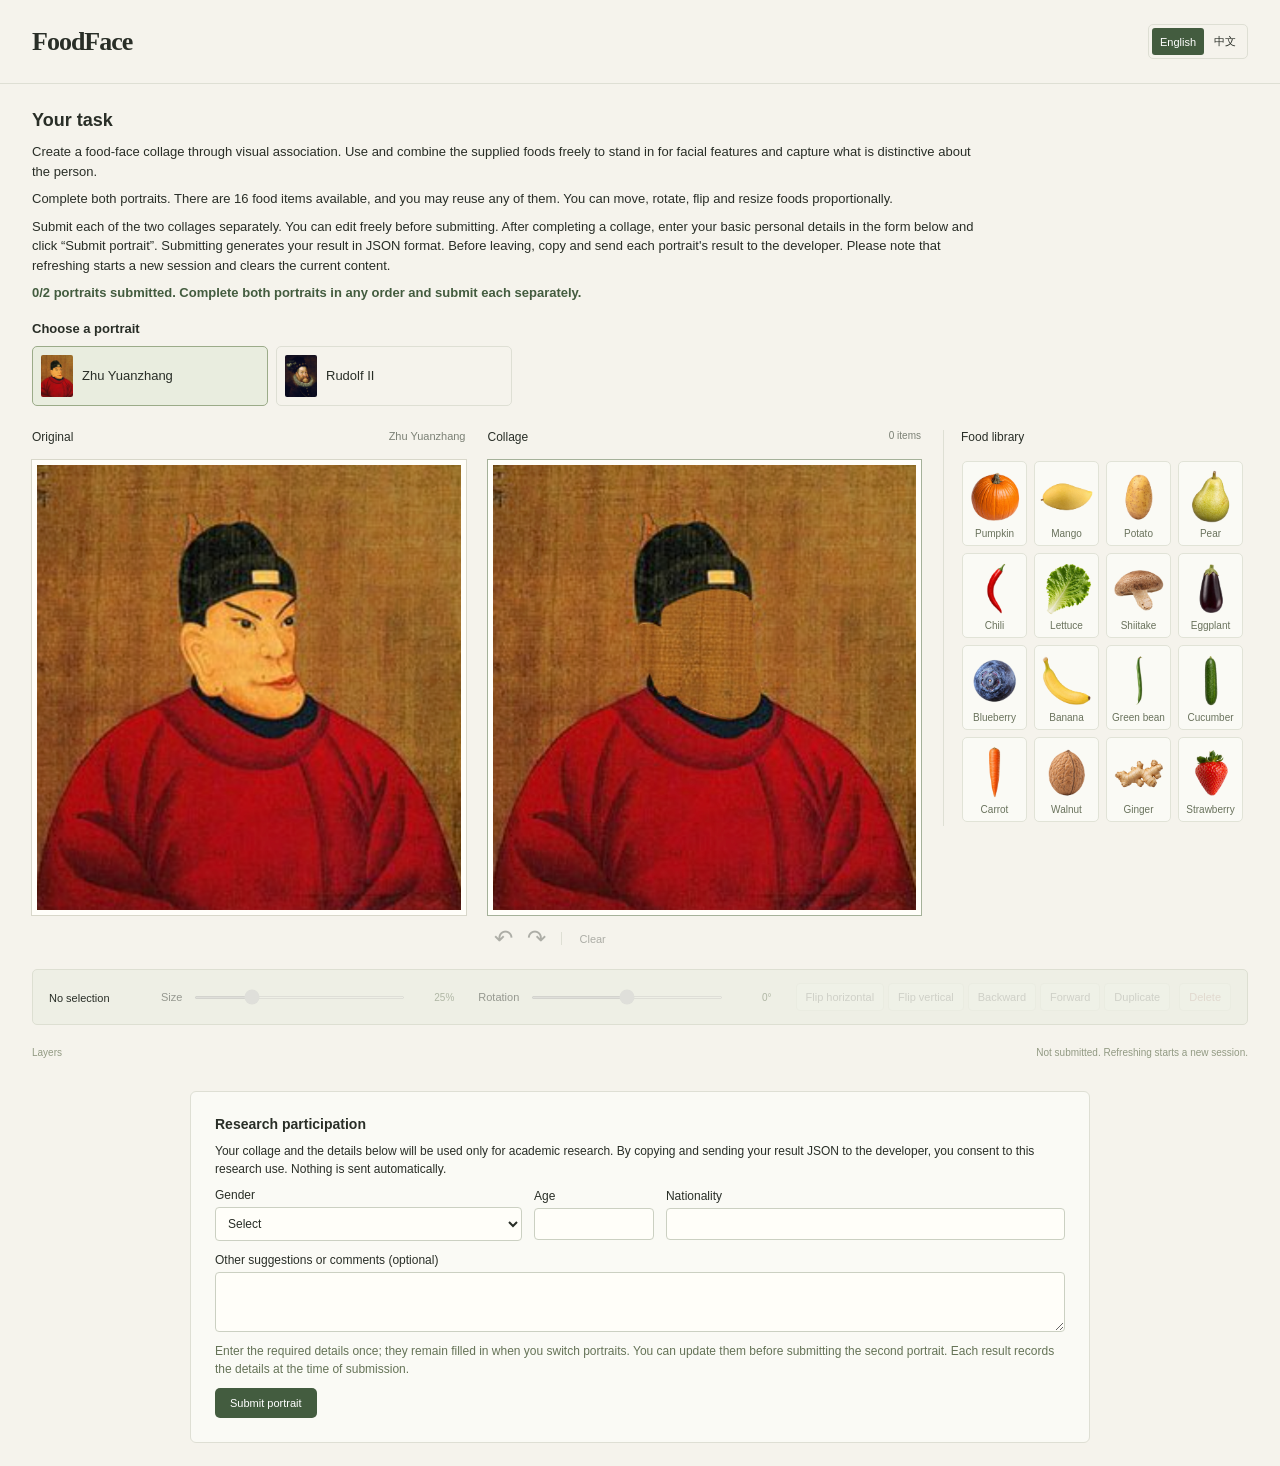
<file: index.html>
<!doctype html>
<html lang="en">
  <head>
    <meta charset="UTF-8" />
    <meta name="viewport" content="width=device-width, initial-scale=1" />
    <meta name="theme-color" content="#f5f3ec" />
    <meta
      name="description"
      content="Create portrait collages with food in the FoodFace studio."
    />
    <title data-i18n="title">FoodFace — Portrait Collage Studio</title>
    <link rel="icon" href="data:," />
    <link rel="stylesheet" href="assets/css/styles.css" />
    <script src="assets/js/catalog.js" defer></script>
    <script src="assets/js/portrait-paths.js" defer></script>
    <script src="assets/js/renderer.js" defer></script>
    <script src="assets/js/i18n.js" defer></script>
    <script src="assets/js/app.js" defer></script>
  </head>
  <body>
    <header class="site-header">
      <h1 class="brand">FoodFace</h1>
      <div class="header-controls">
        <div class="language-switch" role="group" aria-label="Language / 语言">
          <button
            type="button"
            data-language="en"
            lang="en"
            aria-pressed="true"
          >
            English
          </button>
          <button
            type="button"
            data-language="zh"
            lang="zh-CN"
            aria-pressed="false"
          >
            中文
          </button>
        </div>
      </div>
    </header>
    <main>
      <section
        class="task-instructions"
        aria-label="Your task"
        data-i18n-aria-label="task"
      >
        <h2 data-i18n="task">Your task</h2>
        <p data-i18n="taskGoal">
          Create a food-face collage through visual association. Use and combine
          the supplied foods freely to stand in for facial features and capture
          what is distinctive about the person.
        </p>
        <p data-i18n="taskRules">
          Complete both portraits. There are 16 food items available, and you may reuse any of them. You can move, rotate, flip and resize foods proportionally.
        </p>
        <p data-i18n="taskSubmit">
          Submit each of the two collages separately. You can edit freely before submitting. After completing a collage, enter your basic personal details in the form below and click “Submit portrait”. Submitting generates your result in JSON format. Before leaving, copy and send each portrait's result to the developer. Please note that refreshing starts a new session and clears the current content.
        </p>
        <p id="experimentProgress" role="status">0/2 portraits submitted. Complete both portraits in any order and submit each separately.</p>
        <div class="portrait-selection">
          <p class="portrait-selection-label" data-i18n="choosePortrait">Choose a portrait</p>
          <div
            class="portrait-picker"
            role="group"
            aria-label="Choose a portrait"
            data-i18n-aria-label="choosePortrait"
          >
            <button
              class="portrait-option active"
              data-portrait="zhu"
              aria-pressed="true"
            >
              <img src="assets/portraits/zhu-original.png" alt="" />
              <span data-i18n="portrait.zhu">Zhu Yuanzhang</span>
            </button>
            <button
              class="portrait-option"
              data-portrait="euro"
              aria-pressed="false"
            >
              <img src="assets/portraits/euro-original.png" alt="" />
              <span data-i18n="portrait.euro">Rudolf II</span>
            </button>
          </div>
        </div>
      </section>
      <section
        class="studio"
        aria-label="Portrait collage studio"
        data-i18n-aria-label="studio"
      >
        <article class="portrait-panel original-panel">
          <div class="panel-heading">
            <h2 data-i18n="original">Original</h2>
            <span id="portraitName"></span>
          </div>
          <div class="picture-frame">
            <img
              id="original"
              src="assets/portraits/zhu-original.png"
              alt="Zhu Yuanzhang — original"
            />
          </div>
        </article>
        <article class="portrait-panel collage-panel">
          <div class="panel-heading">
            <h2 data-i18n="collage">Collage</h2>
            <span class="count-pill" id="objectCount">0 items</span>
          </div>
          <div class="picture-frame canvas-frame" id="canvasFrame">
            <canvas
              id="collage"
              width="1450"
              height="1524"
              tabindex="0"
              aria-label="Collage canvas. Drag to move, use the lower-right handle to resize, and the top handle to rotate."
              data-i18n-aria-label="canvas"
            ></canvas>
            <button
              id="deleteHandle"
              class="delete-handle"
              aria-label="Delete selected food"
              data-i18n-aria-label="deleteSelected"
              title="Delete"
              data-i18n-title="delete"
              hidden
            >
              ×
            </button>
            <button
              id="flipHorizontalHandle"
              class="flip-handle"
              aria-label="Flip selected food horizontally"
              data-i18n-aria-label="flipHSelected"
              aria-pressed="false"
              title="Flip horizontal"
              data-i18n-title="flipH"
              hidden
            >
              ↔
            </button>
            <button
              id="flipVerticalHandle"
              class="flip-handle"
              aria-label="Flip selected food vertically"
              data-i18n-aria-label="flipVSelected"
              aria-pressed="false"
              title="Flip vertical"
              data-i18n-title="flipV"
              hidden
            >
              ↕
            </button>
            <div class="loading" id="loading" data-i18n="loading">Loading…</div>
          </div>
          <div class="canvas-actions">
            <div class="button-group">
              <button
                id="undo"
                class="icon-button"
                title="Undo (Cmd/Ctrl+Z)"
                data-i18n-title="undoTitle"
                aria-label="Undo"
                data-i18n-aria-label="undo"
                disabled
              >
                ↶
              </button>
              <button
                id="redo"
                class="icon-button"
                title="Redo (Cmd/Ctrl+Shift+Z)"
                data-i18n-title="redoTitle"
                aria-label="Redo"
                data-i18n-aria-label="redo"
                disabled
              >
                ↷
              </button>
              <span class="toolbar-divider"></span>
              <button id="clear" class="text-button" disabled data-i18n="clear">
                Clear
              </button>
            </div>
          </div>
        </article>
        <aside
          class="library"
          aria-label="Food library"
          data-i18n-aria-label="library"
        >
          <div class="library-heading">
            <h2 data-i18n="library">Food library</h2>
          </div>
          <div class="food-grid" id="foodGrid"></div>
        </aside>
      </section>
      <section
        class="edit-strip"
        aria-label="Edit selected food"
        data-i18n-aria-label="editSelected"
      >
        <div class="selection-info">
          <strong id="selectedName" data-i18n="noSelection"
            >No selection</strong
          >
        </div>
        <fieldset
          id="transformControls"
          aria-label="Transform selected food"
          data-i18n-aria-label="transformSelected"
          disabled
        >
          <label class="range-control" for="size">
            <span data-i18n="size">Size</span>
            <input
              id="size"
              type="range"
              min="3"
              max="90"
              step="0.5"
              value="25"
            />
            <output id="sizeValue" for="size">25%</output>
          </label>
          <label class="range-control" for="rotation">
            <span data-i18n="rotation">Rotation</span>
            <input
              id="rotation"
              type="range"
              min="-180"
              max="180"
              step="1"
              value="0"
            />
            <output id="rotationValue" for="rotation">0°</output>
          </label>
          <div class="selection-actions">
            <button
              id="flipHorizontal"
              title="Mirror left to right"
              data-i18n-title="mirrorH"
              aria-pressed="false"
              data-i18n="flipH"
            >
              Flip horizontal
            </button>
            <button
              id="flipVertical"
              title="Mirror top to bottom"
              data-i18n-title="mirrorV"
              aria-pressed="false"
              data-i18n="flipV"
            >
              Flip vertical
            </button>
            <button
              id="backward"
              title="Move back one layer"
              data-i18n-title="backwardTitle"
              data-i18n="backward"
            >
              Backward
            </button>
            <button
              id="forward"
              title="Move forward one layer"
              data-i18n-title="forwardTitle"
              data-i18n="forward"
            >
              Forward
            </button>
            <button
              id="duplicate"
              title="Duplicate (Cmd/Ctrl+D)"
              data-i18n-title="duplicateTitle"
              data-i18n="duplicate"
            >
              Duplicate
            </button>
            <button
              id="delete"
              class="delete-button"
              title="Delete (Delete/Backspace)"
              data-i18n-title="deleteTitle"
              data-i18n="delete"
            >
              Delete
            </button>
          </div>
        </fieldset>
      </section>
      <div class="layers-row">
        <span data-i18n="layers">Layers</span>
        <div
          id="layerList"
          class="layer-list"
          role="group"
          aria-label="Select food on the canvas"
          data-i18n-aria-label="selectFood"
        ></div>
        <span id="saveStatus" class="save-status" role="status"></span>
      </div>
      <section class="submission-block" aria-labelledby="submissionHeading">
        <h2 id="submissionHeading" data-i18n="research">
          Research participation
        </h2>
        <p id="researchNotice" data-i18n="notice">
          Your collage and the details below will be used only for academic research. By
          copying and sending your result JSON to the developer, you
          consent to this research use. Nothing is sent automatically.
        </p>
        <form
          id="participantForm"
          aria-label="Participant details"
          data-i18n-aria-label="participant"
        >
          <fieldset id="participantFields" class="participant-fields">
            <legend data-i18n="participant">Participant details</legend>
            <label for="gender"
              ><span data-i18n="gender">Gender</span>
              <select id="gender" name="gender" required>
                <option value="" data-i18n="select">Select</option>
                <option value="female" data-i18n="female">Female</option>
                <option value="male" data-i18n="male">Male</option>
                <option value="non-binary" data-i18n="nonBinary">
                  Non-binary
                </option>
                <option value="other" data-i18n="other">Other</option>
                <option value="prefer-not-to-say" data-i18n="notSay">
                  Prefer not to say
                </option>
              </select>
            </label>
            <label for="age"
              ><span data-i18n="age">Age</span>
              <input
                id="age"
                name="age"
                type="number"
                min="1"
                max="120"
                step="1"
                inputmode="numeric"
                required
              />
            </label>
            <label for="nationality"
              ><span data-i18n="nationality">Nationality</span>
              <input
                id="nationality"
                name="nationality"
                type="text"
                maxlength="80"
                autocomplete="off"
                required
              />
            </label>
            <label for="feedback">
              <span data-i18n="feedback">Other suggestions or comments (optional)</span>
              <textarea id="feedback" name="feedback" rows="3"></textarea>
            </label>
          </fieldset>
          <p class="submission-hint" data-i18n="participantHint">
            Enter the required details once; they remain filled in when you switch
            portraits. You can update them before submitting the second portrait.
            Each result records the details at the time of submission.
          </p>
        </form>
        <button
          id="export"
          class="export-button"
          disabled
          data-i18n="submit"
        >
          Submit portrait
        </button>
        <div id="jsonResult" class="json-result" hidden>
          <label for="resultJson" data-i18n="result">Result JSON</label>
          <textarea
            id="resultJson"
            rows="10"
            readonly
            spellcheck="false"
            aria-describedby="jsonInstructions"
          ></textarea>
          <p id="jsonInstructions" data-i18n="resultHelp">
            Copy this JSON and send it to the website developer. Copy each
            portrait's result before leaving this page.
          </p>
          <div class="copy-actions">
            <button
              id="copyJson"
              class="export-button"
              type="button"
              data-i18n="copy"
            >
              Copy JSON
            </button>
            <span id="copyStatus" role="status" aria-live="polite"></span>
          </div>
        </div>
      </section>
    </main>
    <dialog
      id="submitDialog"
      aria-labelledby="submitTitle"
      aria-describedby="submitDescription"
    >
      <h2 id="submitTitle" data-i18n="confirmTitle">Submit this portrait?</h2>
      <p id="submitDescription" data-i18n="confirmDescription">
        This will finalize the portrait and generate its result JSON. You cannot
        edit it afterward. Copy and send the JSON yourself; nothing is sent
        automatically.
      </p>
      <div class="button-group">
        <button id="cancelSubmission" autofocus data-i18n="keepEditing">
          Keep editing
        </button>
        <button
          id="confirmSubmission"
          class="export-button"
          data-i18n="confirm"
        >
          Submit final portrait
        </button>
      </div>
    </dialog>
    <div class="toast" id="toast" role="status" aria-live="polite"></div>
    <div id="dragGhost" class="drag-ghost" hidden></div>
  </body>
</html>
</file>
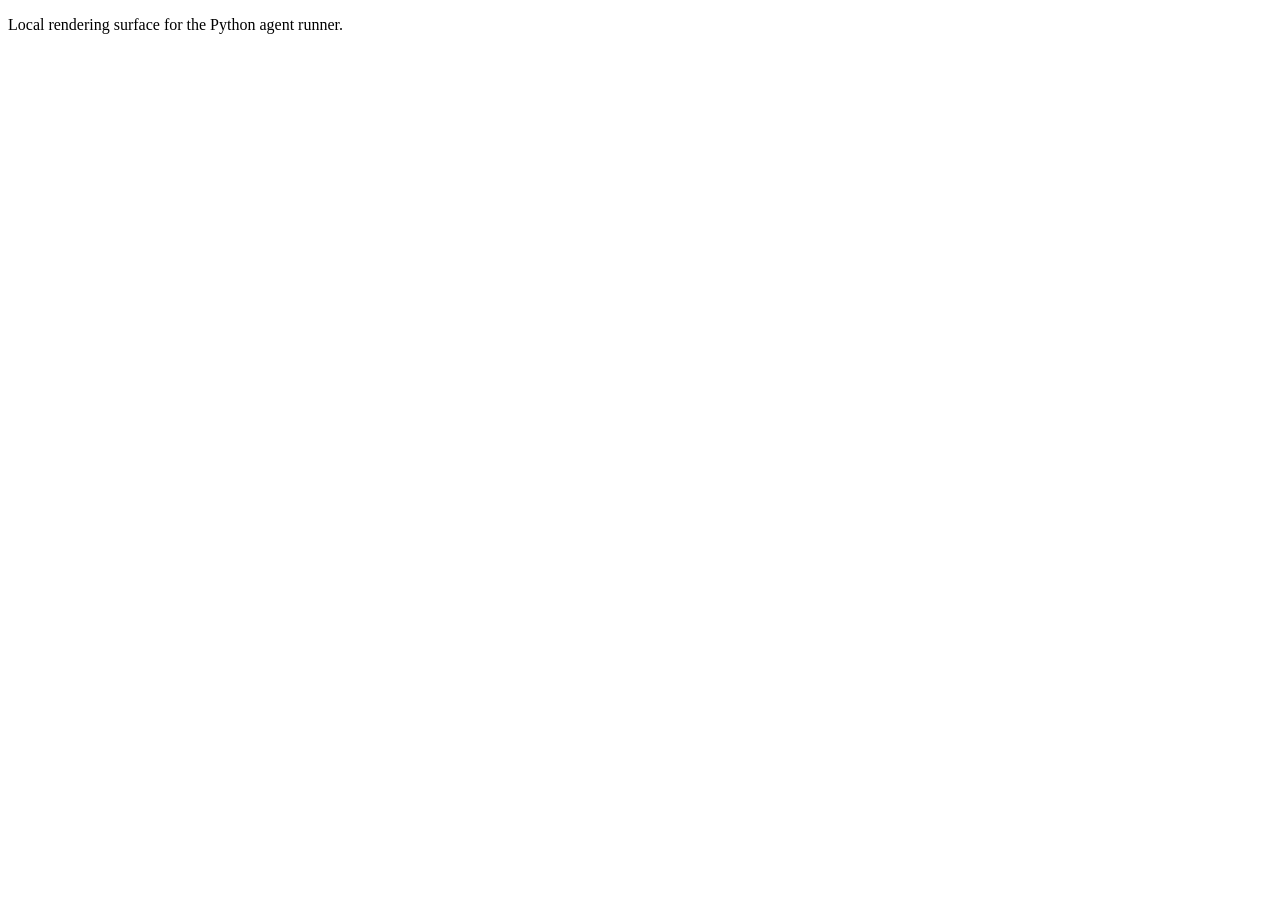
<file: agent-render.html>
<!doctype html>
<html lang="en">
  <head>
    <meta charset="UTF-8" />
    <title>FoodFace — Agent Renderer</title>
    <script src="assets/js/catalog.js" defer></script>
    <script src="assets/js/portrait-paths.js" defer></script>
    <script src="assets/js/renderer.js" defer></script>
    <script src="assets/js/agent-render.js" defer></script>
  </head>
  <body>
    <p>Local rendering surface for the Python agent runner.</p>
    <canvas id="result" aria-label="Rendered collage"></canvas>
  </body>
</html>
</file>
<file: assets/css/styles.css>
@charset "UTF-8";
:root {
  --paper: #f5f3ec;
  --ink: #292e27;
  --muted: #7b8075;
  --line: #dedfd4;
  --green: #435c3f;
  --ratio: 1450/1524;
  font-family: -apple-system, BlinkMacSystemFont, "Segoe UI", sans-serif;
  color: var(--ink);
  background: var(--paper);
  font-synthesis: none;
}
* {
  box-sizing: border-box;
}
body {
  margin: 0;
}
button,
input {
  -webkit-tap-highlight-color: transparent;
}
button {
  font: inherit;
  color: inherit;
  cursor: pointer;
  border: 0;
  background: none;
}
button:disabled {
  cursor: default;
  opacity: 0.35;
}
button:focus-visible,
input:focus-visible,
canvas:focus-visible {
  outline: 2px solid #6c915f;
  outline-offset: 4px;
}
button:not(:disabled) {
  transition:
    background 0.15s,
    color 0.15s;
}
img {
  display: block;
}
[hidden] {
  display: none !important;
}
.site-header {
  max-width: 1370px;
  margin: 0 auto;
  height: 84px;
  padding: 0 32px;
  display: flex;
  align-items: center;
  justify-content: space-between;
  border-bottom: 1px solid var(--line);
}
.brand {
  margin: 0;
  font:
    600 26px Georgia,
    serif;
  letter-spacing: -1px;
}
.portrait-picker {
  display: grid;
  grid-template-columns: repeat(2, minmax(0, 1fr));
  max-width: 480px;
  gap: 8px;
}
.portrait-selection {
  margin-top: 16px;
}
.portrait-selection-label {
  font-weight: 600;
}
.portrait-option {
  display: flex;
  gap: 9px;
  align-items: center;
  min-width: 0;
  min-height: 60px;
  padding: 8px;
  border: 1px solid var(--line);
  border-radius: 5px;
  font-size: 13px;
  text-align: left;
}
.portrait-option img {
  width: 32px;
  height: 42px;
  flex-shrink: 0;
  object-fit: cover;
  border-radius: 2px;
}
.portrait-option.active {
  background: #e9eddf;
  border-color: #9bab89;
}
.portrait-option:hover {
  background: #ebeee3;
}
main {
  max-width: 1490px;
  margin: auto;
  padding: 23px 32px;
}
.studio {
  display: grid;
  grid-template-columns: minmax(0, 1fr) minmax(0, 1fr) 305px;
  gap: 22px;
  align-items: start;
}
.panel-heading {
  height: 30px;
  display: flex;
  justify-content: space-between;
  align-items: flex-start;
}
h2 {
  font-size: 12px;
  font-weight: 500;
  margin: 0;
}
.count-pill {
  font-size: 10px;
  color: var(--muted);
}
.picture-frame {
  /* Keep the image area proportional; exclude the decorative border. */
  box-sizing: content-box;
  aspect-ratio: var(--ratio);
  background: #b19867;
  border: 5px solid #fffef9;
  box-shadow: 0 0 0 1px #d8d7ca;
  position: relative;
  overflow: hidden;
}
.picture-frame > img {
  width: 100%;
  height: 100%;
  object-fit: fill;
}
.picture-frame canvas {
  width: 100%;
  height: 100%;
  display: block;
  touch-action: none;
  cursor: default;
}
.canvas-frame {
  box-shadow: 0 0 0 1px #a5b19a;
}
.canvas-frame.drop-active {
  box-shadow: 0 0 0 3px #739160;
}
.loading {
  position: absolute;
  inset: 0;
  display: grid;
  place-items: center;
  background: #f1eddeec;
  font-size: 13px;
  color: var(--green);
}
.canvas-actions {
  display: flex;
  align-items: center;
  justify-content: space-between;
  flex-wrap: wrap;
  gap: 6px;
  min-height: 47px;
  padding: 8px 0;
}
.button-group {
  display: flex;
  align-items: center;
  gap: 3px;
}
.icon-button {
  font-size: 23px;
  line-height: 1;
  width: 30px;
  height: 31px;
  border-radius: 4px;
}
.icon-button:hover:not(:disabled),
.text-button:hover:not(:disabled) {
  background: #e7eadd;
}
.text-button {
  font-size: 11px;
  padding: 8px;
  border-radius: 4px;
}
.toolbar-divider {
  width: 1px;
  height: 13px;
  background: var(--line);
  margin: 0 7px;
}
.export-button {
  background: var(--green);
  color: #fff;
  padding: 9px 15px;
  font-size: 11px;
  border-radius: 5px;
}
.export-button:hover:not(:disabled) {
  background: #30492e;
}
.library {
  padding-left: 17px;
  border-left: 1px solid var(--line);
  min-height: 0;
}
.library-heading {
  height: 30px;
}
.food-grid {
  display: grid;
  grid-template-columns: repeat(4, minmax(0, 1fr));
  gap: 7px;
  overflow: visible;
  padding: 1px 5px 4px 1px;
  scrollbar-width: thin;
  scrollbar-color: #c3ccba transparent;
  align-content: start;
}
.food-card {
  min-width: 0;
  border: 1px solid #e1e3d7;
  border-radius: 5px;
  background: #fafaf5;
  display: flex;
  flex-direction: column;
  align-items: center;
  gap: 4px;
  padding: 7px 5px 6px;
  user-select: none;
  touch-action: pan-y;
}
.food-card img {
  width: 100%;
  height: 55px;
  object-fit: contain;
  pointer-events: none;
}
.food-card span {
  font-size: 10px;
  color: #69725c;
  text-align: center;
  overflow-wrap: anywhere;
}
.food-card:hover {
  background: #edf1e5;
  border-color: #b4c1a4;
}
.food-card:active {
  background: #e2e9d8;
}
.edit-strip {
  display: flex;
  align-items: center;
  gap: 20px;
  background: #eeefe5;
  border: 1px solid #dddfd2;
  border-radius: 5px;
  padding: 13px 16px;
  margin-top: 7px;
}
.selection-info {
  min-width: 92px;
}
.selection-info strong {
  font-size: 11px;
  font-weight: 500;
}
fieldset {
  flex-wrap: wrap;
  border: 0;
  padding: 0;
  margin: 0;
  display: flex;
  gap: 24px;
  flex: 1;
  align-items: center;
  min-width: 0;
}
fieldset:disabled {
  opacity: 0.45;
}
.range-control {
  font-size: 11px;
  display: flex;
  align-items: center;
  gap: 10px;
  flex: 1;
  min-width: 150px;
  white-space: nowrap;
}
.range-control input {
  min-width: 50px;
  width: 100%;
  accent-color: var(--green);
  height: 3px;
  cursor: pointer;
}
.range-control output {
  font-variant-numeric: tabular-nums;
  font-size: 10px;
  width: 37px;
  text-align: right;
  flex-shrink: 0;
  color: #657357;
}
.selection-actions {
  flex-wrap: wrap;
  max-width: 100%;
  flex-shrink: 0;
  display: flex;
  gap: 4px;
  white-space: nowrap;
}
.selection-actions button {
  font-size: 11px;
  border: 1px solid #d5dacb;
  border-radius: 4px;
  padding: 7px 9px;
  background: #f7f8ef;
}
.selection-actions button:hover:not(:disabled) {
  background: #dce5d0;
}
.selection-actions button[aria-pressed="true"] {
  background: #dce5d0;
  border-color: #91a37e;
}
.selection-actions .delete-button {
  color: #9b6254;
  margin-left: 5px;
}
.layers-row {
  flex-wrap: wrap;
  display: flex;
  align-items: center;
  gap: 13px;
  margin-top: 13px;
  min-height: 29px;
}
.layers-row > span {
  font-size: 10px;
  color: #929a83;
  white-space: nowrap;
}
.layer-list {
  min-width: 0;
  display: flex;
  gap: 5px;
  overflow-x: auto;
  align-items: center;
  min-height: 28px;
  flex: 1;
}
.layer-chip {
  border: 1px solid #dee2d3;
  border-radius: 20px;
  background: #f9f9f3;
  font-size: 10px;
  padding: 5px 10px;
  white-space: nowrap;
}
.layer-chip.active {
  background: #e1e9d6;
  border-color: #91a37e;
}
.layers-row > .save-status {
  margin-left: auto;
  white-space: normal;
}
.delete-handle,
.flip-handle {
  position: absolute;
  z-index: 5;
  width: 24px;
  height: 24px;
  border-radius: 50%;
  background: #fcf8ee;
  color: #a04838;
  border: 1px solid #ac5844;
  box-shadow: 0 1px 5px #30231735;
  transform: translate(-50%, -50%);
  font:
    22px/20px Arial,
    sans-serif;
  padding: 0;
  display: grid;
  place-items: center;
  touch-action: manipulation;
}
.flip-handle {
  color: var(--green);
  border-color: #48633c;
  font-size: 19px;
  line-height: 1;
}
.flip-handle:hover,
.flip-handle[aria-pressed="true"] {
  background: var(--green);
  color: #fff;
}
.delete-handle:hover {
  background: #a04838;
  color: #fff;
}
.toast {
  position: fixed;
  bottom: 25px;
  left: 50%;
  transform: translate(-50%, 15px);
  background: #293e2a;
  color: #fff;
  border-radius: 6px;
  padding: 10px 18px;
  font-size: 12px;
  pointer-events: none;
  opacity: 0;
  transition: 0.2s;
  z-index: 100;
}
.toast.visible {
  opacity: 1;
  transform: translate(-50%, 0);
}
.drag-ghost {
  position: fixed;
  width: 85px;
  height: 85px;
  pointer-events: none;
  z-index: 90;
  filter: drop-shadow(0 4px 8px #0003);
  transform: translate(-50%, -50%);
}
.drag-ghost img {
  width: 100%;
  height: 100%;
  object-fit: contain;
}
@media (max-width: 1000px) {
  .site-header {
    padding: 0 22px;
  }
  main {
    padding: 20px 22px;
  }
  .studio {
    gap: 16px;
    grid-template-columns: minmax(0, 1fr) minmax(0, 1fr) 235px;
  }
  .library {
    padding-left: 11px;
  }
  .food-card img {
    height: 45px;
  }
  .food-grid {
    grid-template-columns: repeat(3, minmax(0, 1fr));
    gap: 6px;
  }
  fieldset {
    gap: 15px;
  }
  .selection-info {
    min-width: 70px;
  }
  .edit-strip {
    gap: 12px;
  }
  .selection-actions button {
    padding: 7px;
  }
  .range-control {
    gap: 7px;
  }
}
@media (max-width: 750px) {
  .studio {
    grid-template-columns: minmax(0, 1fr) minmax(0, 1fr) 180px;
    gap: 12px;
  }
  .food-grid {
    grid-template-columns: repeat(2, minmax(0, 1fr));
  }
  .food-card {
    flex-direction: column;
    padding: 5px;
    gap: 5px;
  }
  .food-card img {
    width: 37px;
    height: 37px;
  }
  .edit-strip {
    align-items: flex-start;
    flex-direction: column;
  }
  fieldset {
    width: 100%;
    flex-wrap: wrap;
  }
  .range-control {
    flex: 1;
    min-width: 160px;
  }
  .selection-actions {
    width: 100%;
  }
  .selection-info {
    min-width: 0;
  }
  .site-header {
    height: 76px;
  }
}
@media (max-width: 560px) {
  .site-header {
    height: 74px;
    padding: 0 14px;
    gap: 12px;
  }
  .brand {
    font-size: 21px;
  }
  main {
    padding: 18px 14px;
  }
  .studio {
    grid-template-columns: minmax(0, 1fr);
    gap: 12px;
  }
  .library {
    grid-column: 1/-1;
    padding: 13px 0 0;
    border-left: 0;
    border-top: 1px solid var(--line);
    margin-top: 3px;
  }
  .library-heading {
    height: 26px;
  }
  .food-grid {
    grid-template-columns: none;
    grid-auto-flow: column;
    grid-auto-columns: 78px;
    overflow-x: auto;
    overflow-y: hidden;
    max-height: none;
    gap: 7px;
  }
  .food-card {
    flex-direction: column;
    gap: 4px;
    padding: 6px 3px;
    touch-action: auto;
  }
  .food-card img {
    width: 100%;
    height: 46px;
  }
  .picture-frame {
    border-width: 3px;
  }
  .panel-heading {
    height: 26px;
  }
  h2 {
    font-size: 11px;
  }
  .count-pill {
    font-size: 9px;
  }
  .export-button {
    font-size: 10px;
    padding: 8px;
  }
  .icon-button {
    width: 24px;
    font-size: 20px;
  }
  .text-button {
    font-size: 10px;
    padding: 5px;
  }
  .toolbar-divider {
    margin: 0 2px;
  }
  .range-control {
    min-width: 100%;
  }
  .selection-actions button {
    flex: 1;
  }
  .edit-strip {
    margin-top: 15px;
  }
  .layers-row {
    gap: 8px;
  }
  .layers-row > span {
    font-size: 9px;
  }
  .delete-handle,
  .flip-handle {
    width: 26px;
    height: 26px;
  }
}

.task-instructions {
  max-width: 960px;
  margin-bottom: 24px;
  line-height: 1.5;
}
.task-instructions h2 {
  font-size: 18px;
  font-weight: 600;
}
.task-instructions p {
  margin: 8px 0;
  font-size: 13px;
}
#experimentProgress {
  color: var(--green);
  font-weight: 600;
}
#portraitName {
  font-size: 11px;
  color: var(--muted);
}

dialog {
  max-width: min(440px, calc(100vw - 32px));
  padding: 24px;
  border: 1px solid var(--line);
  border-radius: 8px;
  background: var(--paper);
  color: var(--ink);
}
dialog::backdrop {
  background: #292e2770;
}
dialog h2 {
  font-size: 18px;
  font-weight: 600;
}
dialog p {
  line-height: 1.5;
  font-size: 14px;
}
dialog .button-group {
  justify-content: flex-end;
  gap: 16px;
}

.submission-block {
  width: 100%;
  max-width: 900px;
  margin: 24px auto 0;
  padding: 24px;
  border: 1px solid var(--line);
  border-radius: 6px;
  background: #fafaf5;
}
.submission-block h2 {
  font-size: 14px;
  font-weight: 600;
}
.submission-block p {
  font-size: 12px;
  line-height: 1.5;
  margin: 10px 0;
}
.participant-fields {
  display: grid;
  grid-template-columns: minmax(0, 1fr) 120px minmax(0, 1.3fr);
  gap: 12px;
}
.participant-fields legend {
  position: absolute;
  width: 1px;
  height: 1px;
  overflow: hidden;
  clip-path: inset(50%);
}
.participant-fields label {
  display: grid;
  gap: 5px;
  min-width: 0;
  font-size: 12px;
}
.participant-fields label[for="feedback"] {
  grid-column: 1 / -1;
}
.participant-fields input,
.participant-fields select,
.participant-fields textarea,
.json-result textarea {
  box-sizing: border-box;
  width: 100%;
  min-width: 0;
  border: 1px solid #cbd0c2;
  border-radius: 4px;
  background: #fffef9;
  color: var(--ink);
  font: inherit;
  padding: 8px;
}
.participant-fields textarea {
  resize: vertical;
}
.participant-fields:disabled {
  opacity: 0.7;
}
.submission-hint {
  color: #657357;
}
.json-result {
  margin-top: 16px;
  padding-top: 14px;
  border-top: 1px solid var(--line);
}
.json-result label {
  display: block;
  font-size: 12px;
  font-weight: 600;
  margin-bottom: 8px;
}
.json-result textarea {
  display: block;
  resize: vertical;
  min-height: 160px;
  font:
    11px/1.5 ui-monospace,
    SFMono-Regular,
    Consolas,
    monospace;
}
.copy-actions {
  display: flex;
  flex-wrap: wrap;
  align-items: center;
  gap: 10px;
}
#copyStatus {
  font-size: 12px;
  line-height: 1.5;
  color: var(--green);
}
.submission-block :is(select, textarea):focus-visible {
  outline: 2px solid #6c915f;
  outline-offset: 3px;
}
@media (max-width: 750px) {
  .participant-fields {
    grid-template-columns: minmax(0, 1fr) 80px;
  }
  .participant-fields label[for="nationality"] {
    grid-column: 1 / -1;
  }
  .submission-block {
    padding: 12px;
  }
}

.header-controls {
  display: flex;
  align-items: center;
  gap: 16px;
}
.language-switch {
  display: flex;
  gap: 2px;
  flex-shrink: 0;
  border: 1px solid var(--line);
  border-radius: 5px;
  padding: 3px;
}
.language-switch button {
  font-size: 11px;
  border-radius: 3px;
  padding: 6px 8px;
}
.language-switch button[aria-pressed="true"] {
  background: var(--green);
  color: #fff;
}
@media (max-width: 750px) {
  .site-header {
    height: auto;
    min-height: 84px;
    gap: 12px;
    padding-top: 12px;
    padding-bottom: 12px;
  }
  .header-controls {
    flex-wrap: wrap;
    justify-content: flex-end;
    gap: 8px;
  }
}
@media (max-width: 560px) {
  .participant-fields {
    grid-template-columns: 1fr 80px;
  }
}
</file>
